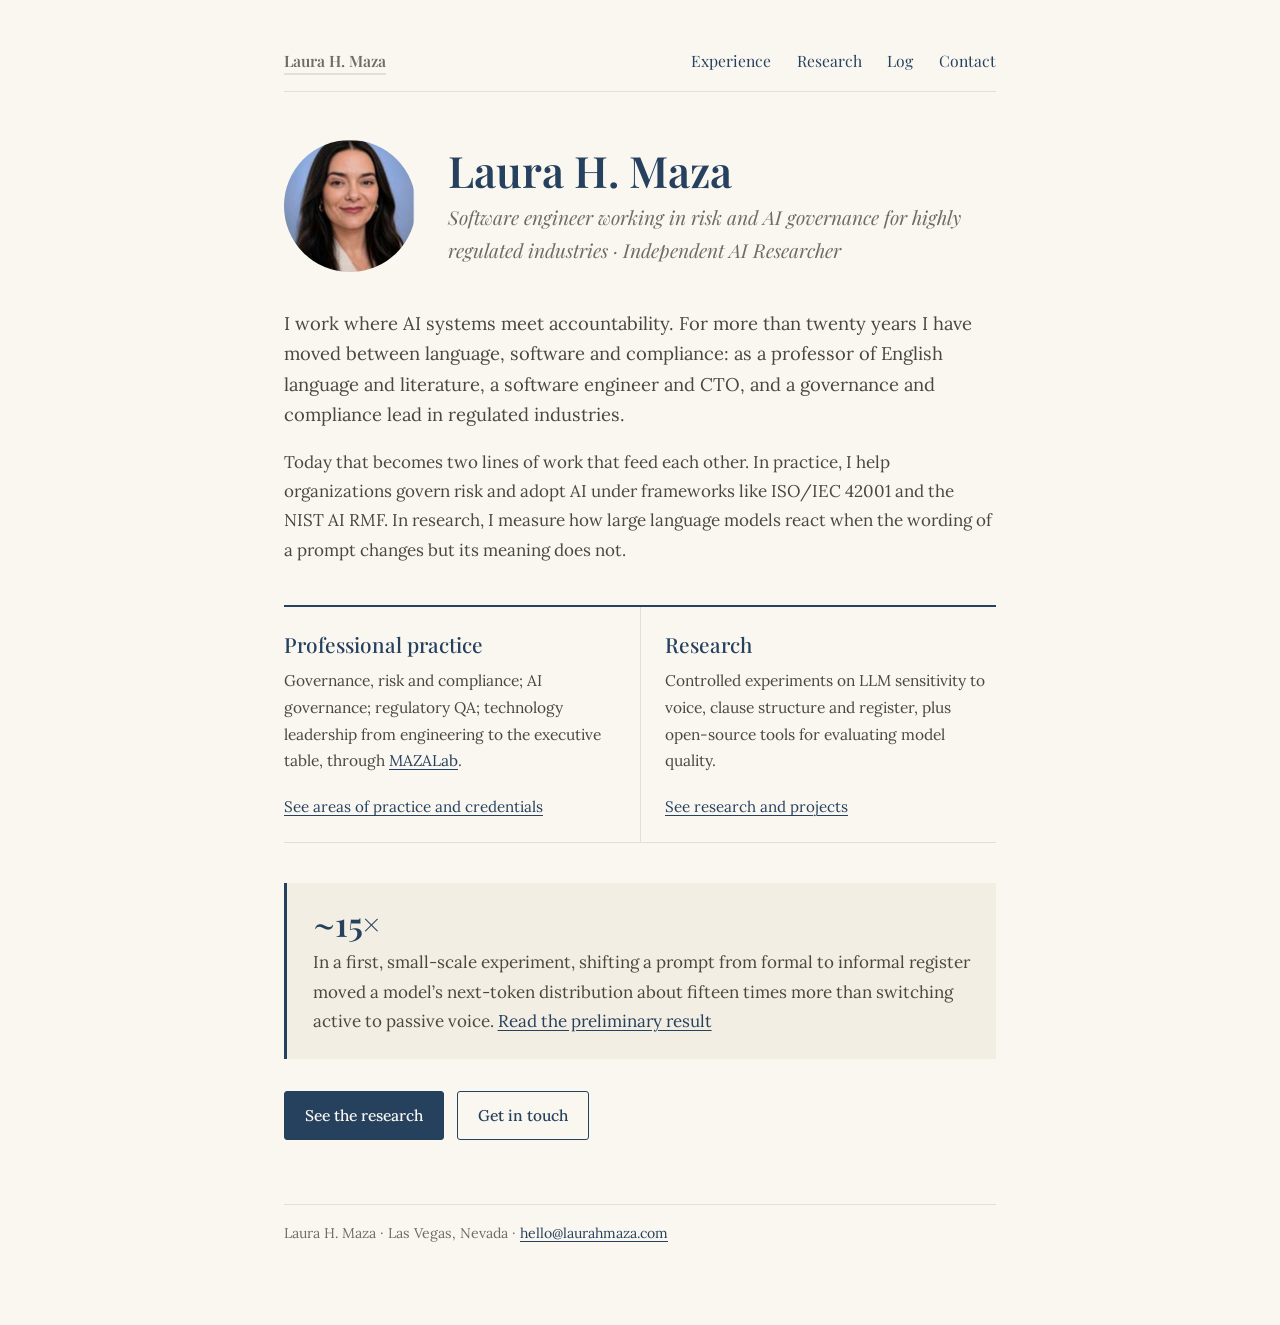
<file: index.html>
<!doctype html>
<html lang="en">
<head>
<!-- Google tag (gtag.js) -->
<script async src="https://www.googletagmanager.com/gtag/js?id=G-HBJV36L8MW"></script>
<script>
  window.dataLayer = window.dataLayer || [];
  function gtag(){dataLayer.push(arguments);}
  gtag('js', new Date());

  gtag('config', 'G-HBJV36L8MW');
</script>
  <meta charset="utf-8">
  <meta name="viewport" content="width=device-width, initial-scale=1">
  <title>Laura H. Maza — Software Engineer, Risk & AI Governance</title>
  <meta name="description" content="Software engineer working in risk and AI governance (GRC) for highly regulated industries. 20+ years across compliance, risk and technology leadership, and independent research on how language models respond to linguistic form.">
  <link rel="canonical" href="https://laurahmaza.com/">
  <meta property="og:type" content="website">
  <meta property="og:site_name" content="Laura H. Maza">
  <meta property="og:title" content="Laura H. Maza — Software Engineer, Risk & AI Governance">
  <meta property="og:description" content="Software engineer working in risk and AI governance (GRC) for highly regulated industries. 20+ years across compliance, risk and technology leadership, and independent research on how language models respond to linguistic form.">
  <meta property="og:url" content="https://laurahmaza.com/">
  <meta property="og:image" content="https://laurahmaza.com/photo.jpg">
  <meta name="twitter:card" content="summary">
  <link rel="icon" href="data:image/svg+xml,<svg xmlns=%22http://www.w3.org/2000/svg%22 viewBox=%220 0 100 100%22><rect width=%22100%22 height=%22100%22 rx=%2250%22 fill=%22%2326415E%22/><text x=%2250%22 y=%2266%22 font-size=%2248%22 text-anchor=%22middle%22 fill=%22%23FAF7F1%22 font-family=%22Georgia,serif%22>LM</text></svg>">
  <link rel="stylesheet" href="style.css">
</head>
<body>
  <main class="page">
    <nav class="site-nav" aria-label="Site">
      <a class="home-name" href="index.html" aria-current="page">Laura H. Maza</a>
      <a href="experience.html">Experience</a>
      <a href="research.html">Research</a>
      <a href="log.html">Log</a>
      <a href="contact.html">Contact</a>
    </nav>

    <header class="hero">
      <img class="avatar" src="photo.jpg" alt="Portrait of Laura H. Maza">
      <div>
        <h1>Laura H. Maza</h1>
        <p class="role">Software engineer working in risk and AI governance for highly regulated industries &middot; Independent AI Researcher</p>
      </div>
    </header>

    <p class="lede">
      I work where AI systems meet accountability. For more than twenty years I have
      moved between language, software and compliance: as a professor of English
      language and literature, a software engineer and CTO, and a governance and
      compliance lead in regulated industries.
    </p>
    <p>
      Today that becomes two lines of work that feed each other. In practice, I help
      organizations govern risk and adopt AI under frameworks like ISO/IEC&nbsp;42001
      and the NIST AI RMF. In research, I measure how large language models react
      when the wording of a prompt changes but its meaning does not.
    </p>

    <section class="tracks" aria-label="Areas of work">
      <div class="track">
        <h2>Professional practice</h2>
        <p>Governance, risk and compliance; AI governance; regulatory QA; technology
        leadership from engineering to the executive table, through <a href="https://mazalab.com">MAZALab</a>.</p>
        <a class="go" href="experience.html">See areas of practice and credentials</a>
      </div>
      <div class="track">
        <h2>Research</h2>
        <p>Controlled experiments on LLM sensitivity to voice, clause structure and
        register, plus open-source tools for evaluating model quality.</p>
        <a class="go" href="research.html">See research and projects</a>
      </div>
    </section>

    <div class="finding">
      <span class="figure-num">~15&times;</span>
      <p>In a first, small-scale experiment, shifting a prompt from formal to informal
      register moved a model&rsquo;s next-token distribution about fifteen times more
      than switching active to passive voice.
      <a href="research.html#finding">Read the preliminary result</a></p>
    </div>

    <div class="actions">
      <a class="button primary" href="research.html">See the research</a>
      <a class="button" href="contact.html">Get in touch</a>
    </div>

    <footer class="site-footer">
      Laura H. Maza &middot; Las Vegas, Nevada &middot; <a href="mailto:hello@laurahmaza.com">hello@laurahmaza.com</a>
    </footer>
  </main>
</body>
</html>
</file>
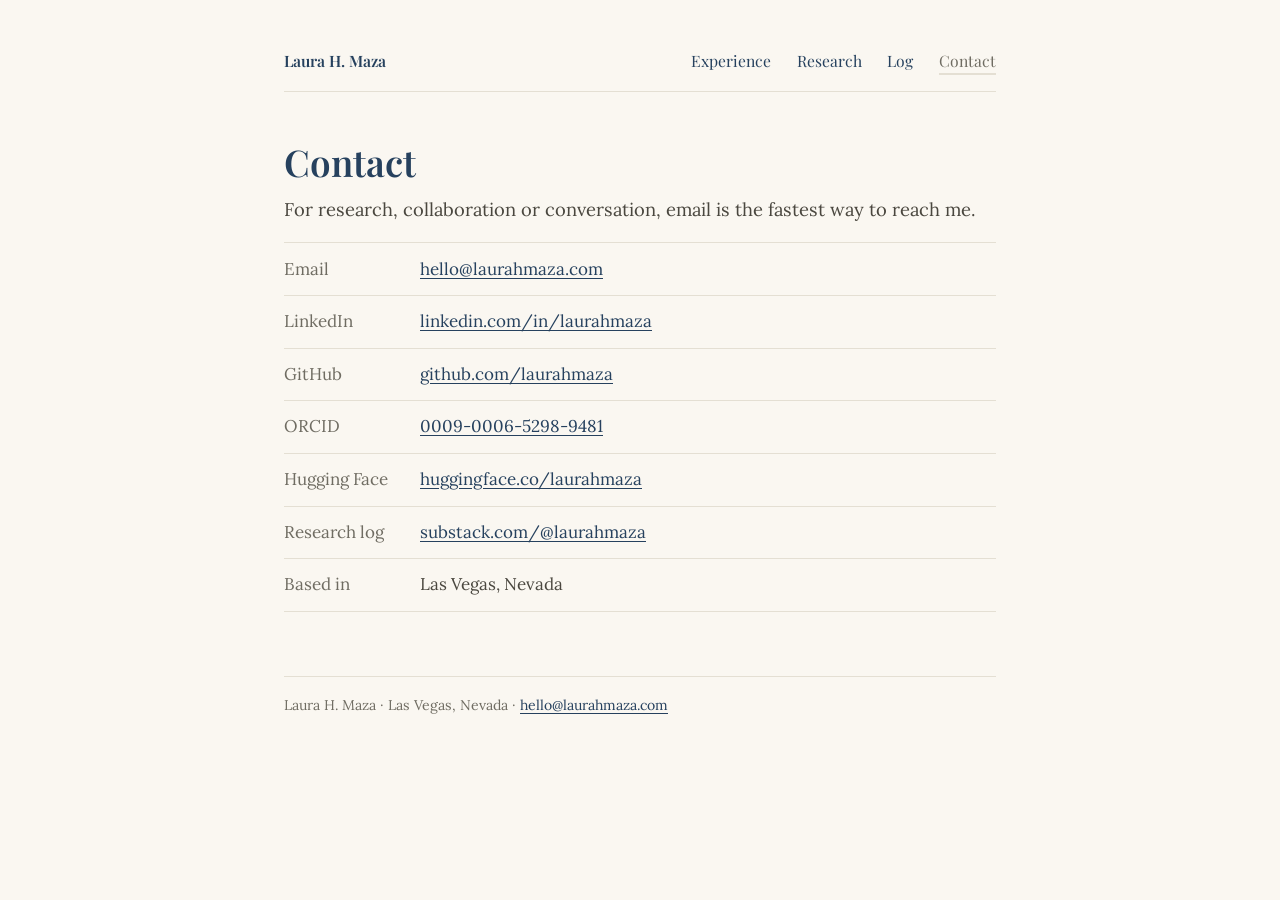
<file: contact.html>
<!doctype html>
<html lang="en">
<head>
<!-- Google tag (gtag.js) -->
<script async src="https://www.googletagmanager.com/gtag/js?id=G-HBJV36L8MW"></script>
<script>
  window.dataLayer = window.dataLayer || [];
  function gtag(){dataLayer.push(arguments);}
  gtag('js', new Date());

  gtag('config', 'G-HBJV36L8MW');
</script>
  <meta charset="utf-8">
  <meta name="viewport" content="width=device-width, initial-scale=1">
  <title>Contact — Laura H. Maza</title>
  <meta name="description" content="Contact Laura H. Maza about research, collaboration or AI governance.">
  <link rel="canonical" href="https://laurahmaza.com/contact.html">
  <meta property="og:type" content="website">
  <meta property="og:site_name" content="Laura H. Maza">
  <meta property="og:title" content="Contact — Laura H. Maza">
  <meta property="og:description" content="Contact Laura H. Maza about research, collaboration or AI governance.">
  <meta property="og:url" content="https://laurahmaza.com/contact.html">
  <meta property="og:image" content="https://laurahmaza.com/photo.jpg">
  <meta name="twitter:card" content="summary">
  <link rel="icon" href="data:image/svg+xml,<svg xmlns=%22http://www.w3.org/2000/svg%22 viewBox=%220 0 100 100%22><rect width=%22100%22 height=%22100%22 rx=%2250%22 fill=%22%2326415E%22/><text x=%2250%22 y=%2266%22 font-size=%2248%22 text-anchor=%22middle%22 fill=%22%23FAF7F1%22 font-family=%22Georgia,serif%22>LM</text></svg>">
  <link rel="stylesheet" href="style.css">
</head>
<body>
  <main class="page">
    <nav class="site-nav" aria-label="Site">
      <a class="home-name" href="index.html">Laura H. Maza</a>
      <a href="experience.html">Experience</a>
      <a href="research.html">Research</a>
      <a href="log.html">Log</a>
      <a href="contact.html" aria-current="page">Contact</a>
    </nav>

    <h1>Contact</h1>
    <p class="lede">
      For research, collaboration or conversation, email is the fastest way to reach me.
    </p>
    <ul class="contact-list">
      <li><span class="label">Email</span><a href="mailto:hello@laurahmaza.com">hello@laurahmaza.com</a></li>
      <li><span class="label">LinkedIn</span><a href="https://www.linkedin.com/in/laurahmaza/">linkedin.com/in/laurahmaza</a></li>
      <li><span class="label">GitHub</span><a href="https://github.com/laurahmaza">github.com/laurahmaza</a></li>
      <li><span class="label">ORCID</span><a href="https://orcid.org/0009-0006-5298-9481">0009-0006-5298-9481</a></li>
      <li><span class="label">Hugging Face</span><a href="https://huggingface.co/laurahmaza">huggingface.co/laurahmaza</a></li>
      <li><span class="label">Research log</span><a href="https://substack.com/@laurahmaza">substack.com/@laurahmaza</a></li>
      <li><span class="label">Based in</span><span>Las Vegas, Nevada</span></li>
    </ul>

    <footer class="site-footer">
      Laura H. Maza &middot; Las Vegas, Nevada &middot; <a href="mailto:hello@laurahmaza.com">hello@laurahmaza.com</a>
    </footer>
  </main>
</body>
</html>
</file>
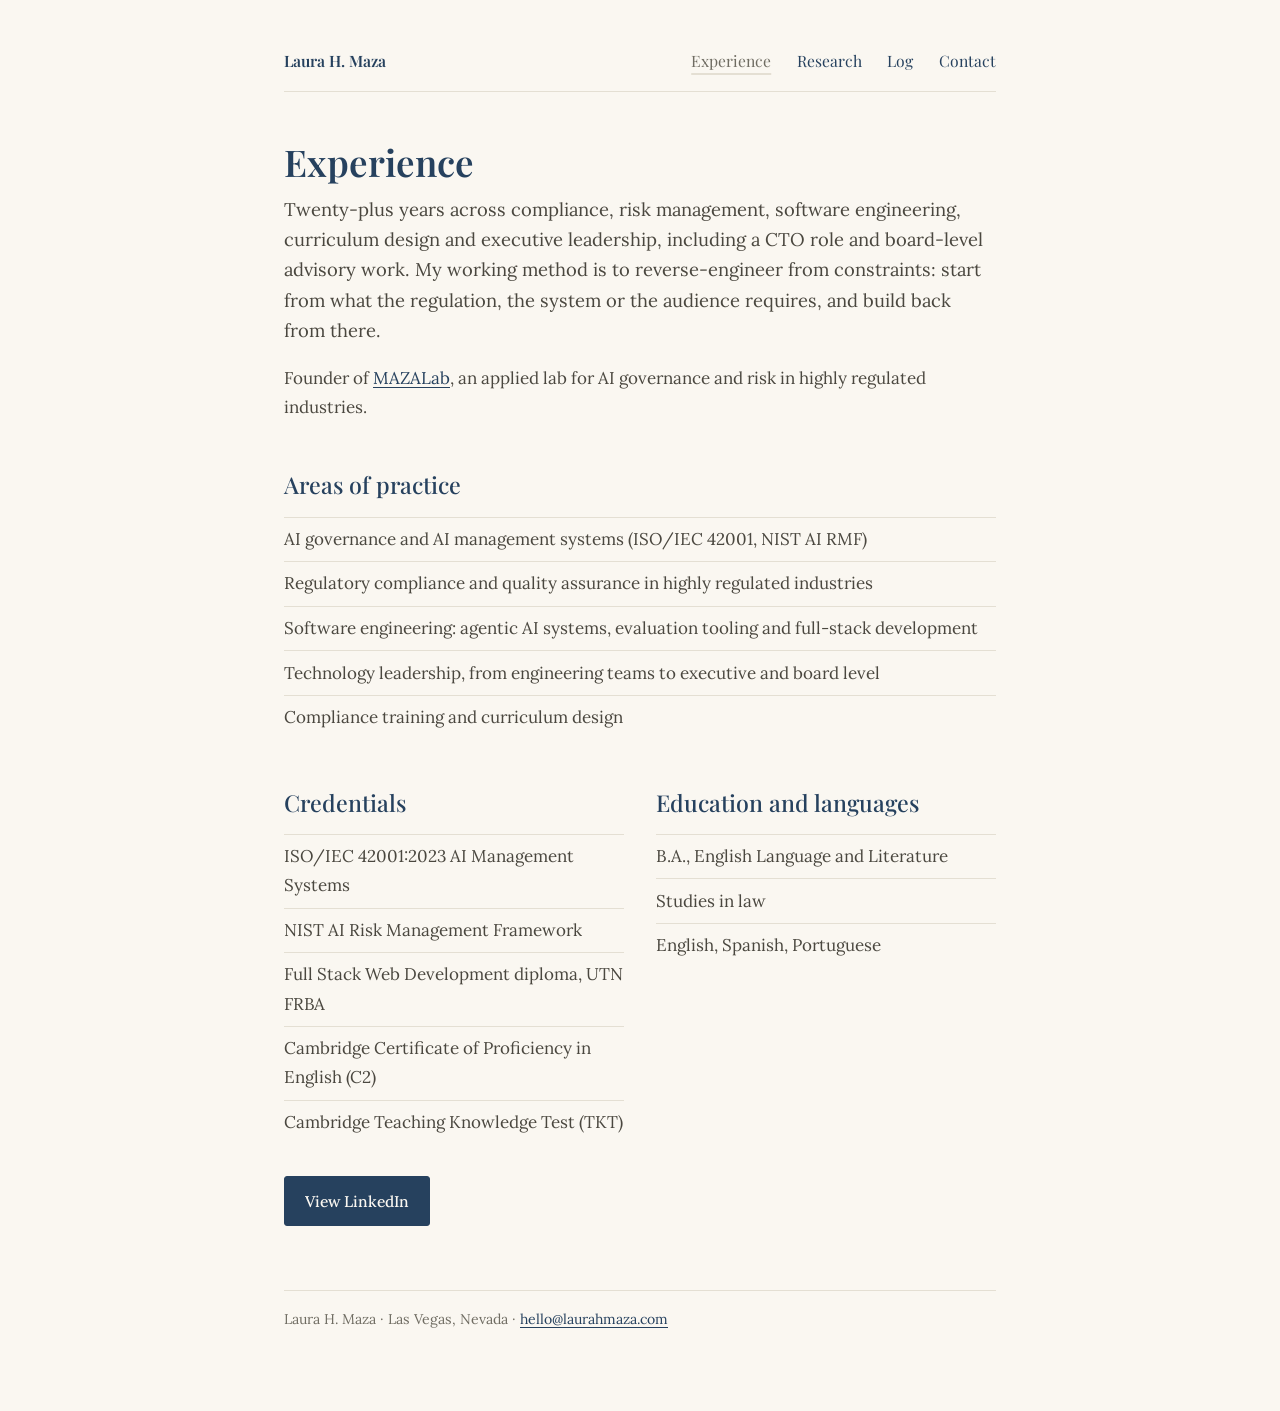
<file: experience.html>
<!doctype html>
<html lang="en">
<head>
<!-- Google tag (gtag.js) -->
<script async src="https://www.googletagmanager.com/gtag/js?id=G-HBJV36L8MW"></script>
<script>
  window.dataLayer = window.dataLayer || [];
  function gtag(){dataLayer.push(arguments);}
  gtag('js', new Date());

  gtag('config', 'G-HBJV36L8MW');
</script>
  <meta charset="utf-8">
  <meta name="viewport" content="width=device-width, initial-scale=1">
  <title>Experience — Laura H. Maza</title>
  <meta name="description" content="Areas of practice, credentials, education and languages: GRC, AI governance (ISO/IEC 42001, NIST AI RMF), regulatory compliance and technology leadership.">
  <link rel="canonical" href="https://laurahmaza.com/experience.html">
  <meta property="og:type" content="website">
  <meta property="og:site_name" content="Laura H. Maza">
  <meta property="og:title" content="Experience — Laura H. Maza">
  <meta property="og:description" content="Areas of practice, credentials, education and languages: GRC, AI governance (ISO/IEC 42001, NIST AI RMF), regulatory compliance and technology leadership.">
  <meta property="og:url" content="https://laurahmaza.com/experience.html">
  <meta property="og:image" content="https://laurahmaza.com/photo.jpg">
  <meta name="twitter:card" content="summary">
  <link rel="icon" href="data:image/svg+xml,<svg xmlns=%22http://www.w3.org/2000/svg%22 viewBox=%220 0 100 100%22><rect width=%22100%22 height=%22100%22 rx=%2250%22 fill=%22%2326415E%22/><text x=%2250%22 y=%2266%22 font-size=%2248%22 text-anchor=%22middle%22 fill=%22%23FAF7F1%22 font-family=%22Georgia,serif%22>LM</text></svg>">
  <link rel="stylesheet" href="style.css">
</head>
<body>
  <main class="page">
    <nav class="site-nav" aria-label="Site">
      <a class="home-name" href="index.html">Laura H. Maza</a>
      <a href="experience.html" aria-current="page">Experience</a>
      <a href="research.html">Research</a>
      <a href="log.html">Log</a>
      <a href="contact.html">Contact</a>
    </nav>

    <h1>Experience</h1>
    <p class="lede">
      Twenty-plus years across compliance, risk management, software engineering,
      curriculum design and executive leadership, including a CTO role and
      board-level advisory work. My working method is to reverse-engineer from
      constraints: start from what the regulation, the system or the audience
      requires, and build back from there.
    </p>
    <p>Founder of <a href="https://mazalab.com">MAZALab</a>, an applied lab for AI governance and risk in highly regulated industries.</p>

    <h2>Areas of practice</h2>
    <ul class="plain-list">
      <li>AI governance and AI management systems (ISO/IEC 42001, NIST AI RMF)</li>
      <li>Regulatory compliance and quality assurance in highly regulated industries</li>
      <li>Software engineering: agentic AI systems, evaluation tooling and full-stack development</li>
      <li>Technology leadership, from engineering teams to executive and board level</li>
      <li>Compliance training and curriculum design</li>
    </ul>

    <div class="columns">
      <section>
        <h2>Credentials</h2>
        <ul class="plain-list">
          <li>ISO/IEC 42001:2023 AI Management Systems</li>
          <li>NIST AI Risk Management Framework</li>
          <li>Full Stack Web Development diploma, UTN FRBA</li>
          <li>Cambridge Certificate of Proficiency in English (C2)</li>
          <li>Cambridge Teaching Knowledge Test (TKT)</li>
        </ul>
      </section>
      <section>
        <h2>Education and languages</h2>
        <ul class="plain-list">
          <li>B.A., English Language and Literature</li>
          <li>Studies in law</li>
          <li>English, Spanish, Portuguese</li>
        </ul>
      </section>
    </div>

    <div class="actions">
      <a class="button primary" href="https://www.linkedin.com/in/laurahmaza/">View LinkedIn</a>
    </div>

    <footer class="site-footer">
      Laura H. Maza &middot; Las Vegas, Nevada &middot; <a href="mailto:hello@laurahmaza.com">hello@laurahmaza.com</a>
    </footer>
  </main>
</body>
</html>
</file>
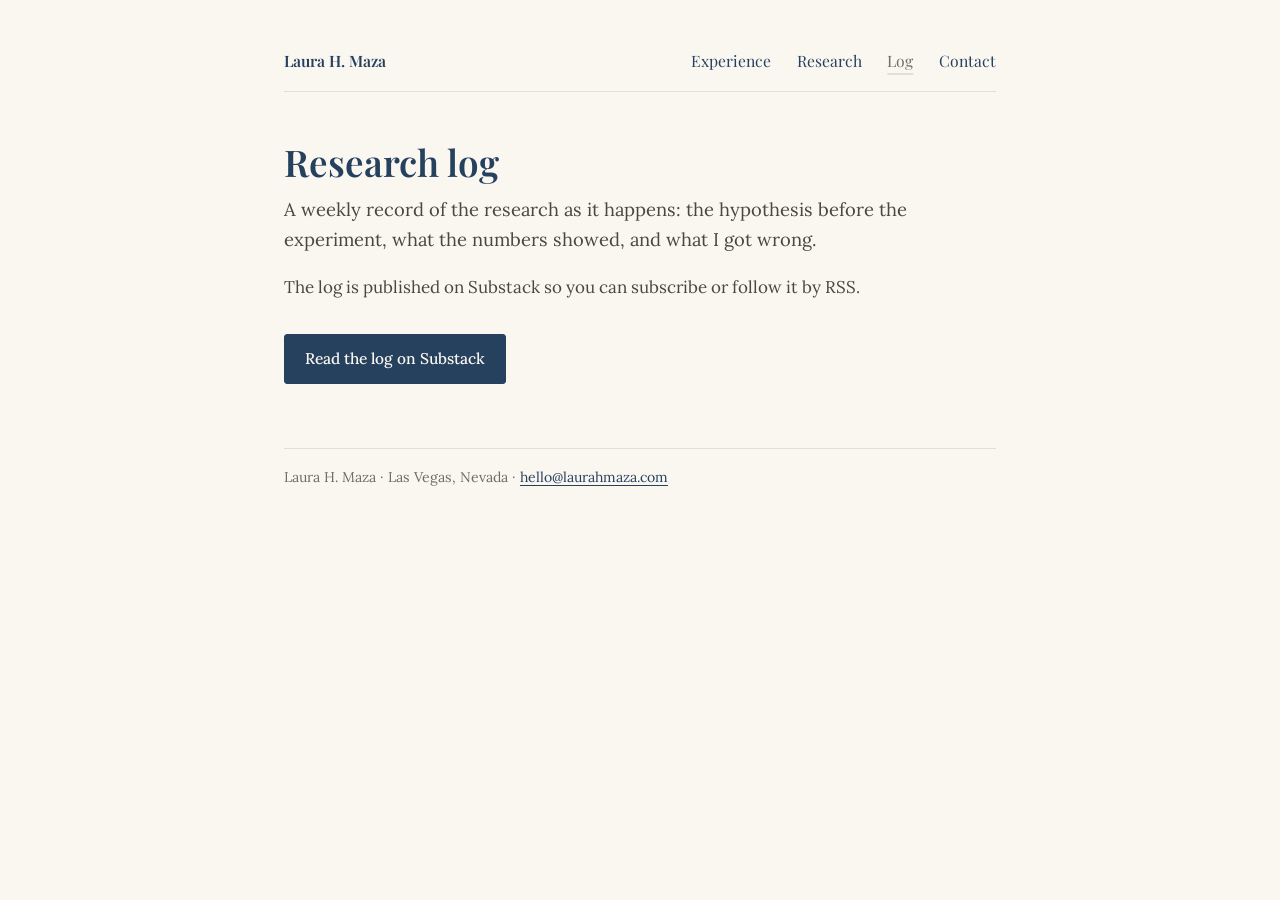
<file: log.html>
<!doctype html>
<html lang="en">
<head>
<!-- Google tag (gtag.js) -->
<script async src="https://www.googletagmanager.com/gtag/js?id=G-HBJV36L8MW"></script>
<script>
  window.dataLayer = window.dataLayer || [];
  function gtag(){dataLayer.push(arguments);}
  gtag('js', new Date());

  gtag('config', 'G-HBJV36L8MW');
</script>
  <meta charset="utf-8">
  <meta name="viewport" content="width=device-width, initial-scale=1">
  <title>Research log — Laura H. Maza</title>
  <meta name="description" content="A weekly log of research in progress: hypotheses, experiments, results and what went wrong.">
  <link rel="canonical" href="https://laurahmaza.com/log.html">
  <meta property="og:type" content="website">
  <meta property="og:site_name" content="Laura H. Maza">
  <meta property="og:title" content="Research log — Laura H. Maza">
  <meta property="og:description" content="A weekly log of research in progress: hypotheses, experiments, results and what went wrong.">
  <meta property="og:url" content="https://laurahmaza.com/log.html">
  <meta property="og:image" content="https://laurahmaza.com/photo.jpg">
  <meta name="twitter:card" content="summary">
  <link rel="icon" href="data:image/svg+xml,<svg xmlns=%22http://www.w3.org/2000/svg%22 viewBox=%220 0 100 100%22><rect width=%22100%22 height=%22100%22 rx=%2250%22 fill=%22%2326415E%22/><text x=%2250%22 y=%2266%22 font-size=%2248%22 text-anchor=%22middle%22 fill=%22%23FAF7F1%22 font-family=%22Georgia,serif%22>LM</text></svg>">
  <link rel="stylesheet" href="style.css">
</head>
<body>
  <main class="page">
    <nav class="site-nav" aria-label="Site">
      <a class="home-name" href="index.html">Laura H. Maza</a>
      <a href="experience.html">Experience</a>
      <a href="research.html">Research</a>
      <a href="log.html" aria-current="page">Log</a>
      <a href="contact.html">Contact</a>
    </nav>

    <h1>Research log</h1>
    <p class="lede">
      A weekly record of the research as it happens: the hypothesis before the
      experiment, what the numbers showed, and what I got wrong.
    </p>
    <p>
      The log is published on Substack so you can subscribe or follow it by RSS.
    </p>
    <div class="actions">
      <a class="button primary" href="https://substack.com/@laurahmaza">Read the log on Substack</a>
    </div>

    <footer class="site-footer">
      Laura H. Maza &middot; Las Vegas, Nevada &middot; <a href="mailto:hello@laurahmaza.com">hello@laurahmaza.com</a>
    </footer>
  </main>
</body>
</html>
</file>
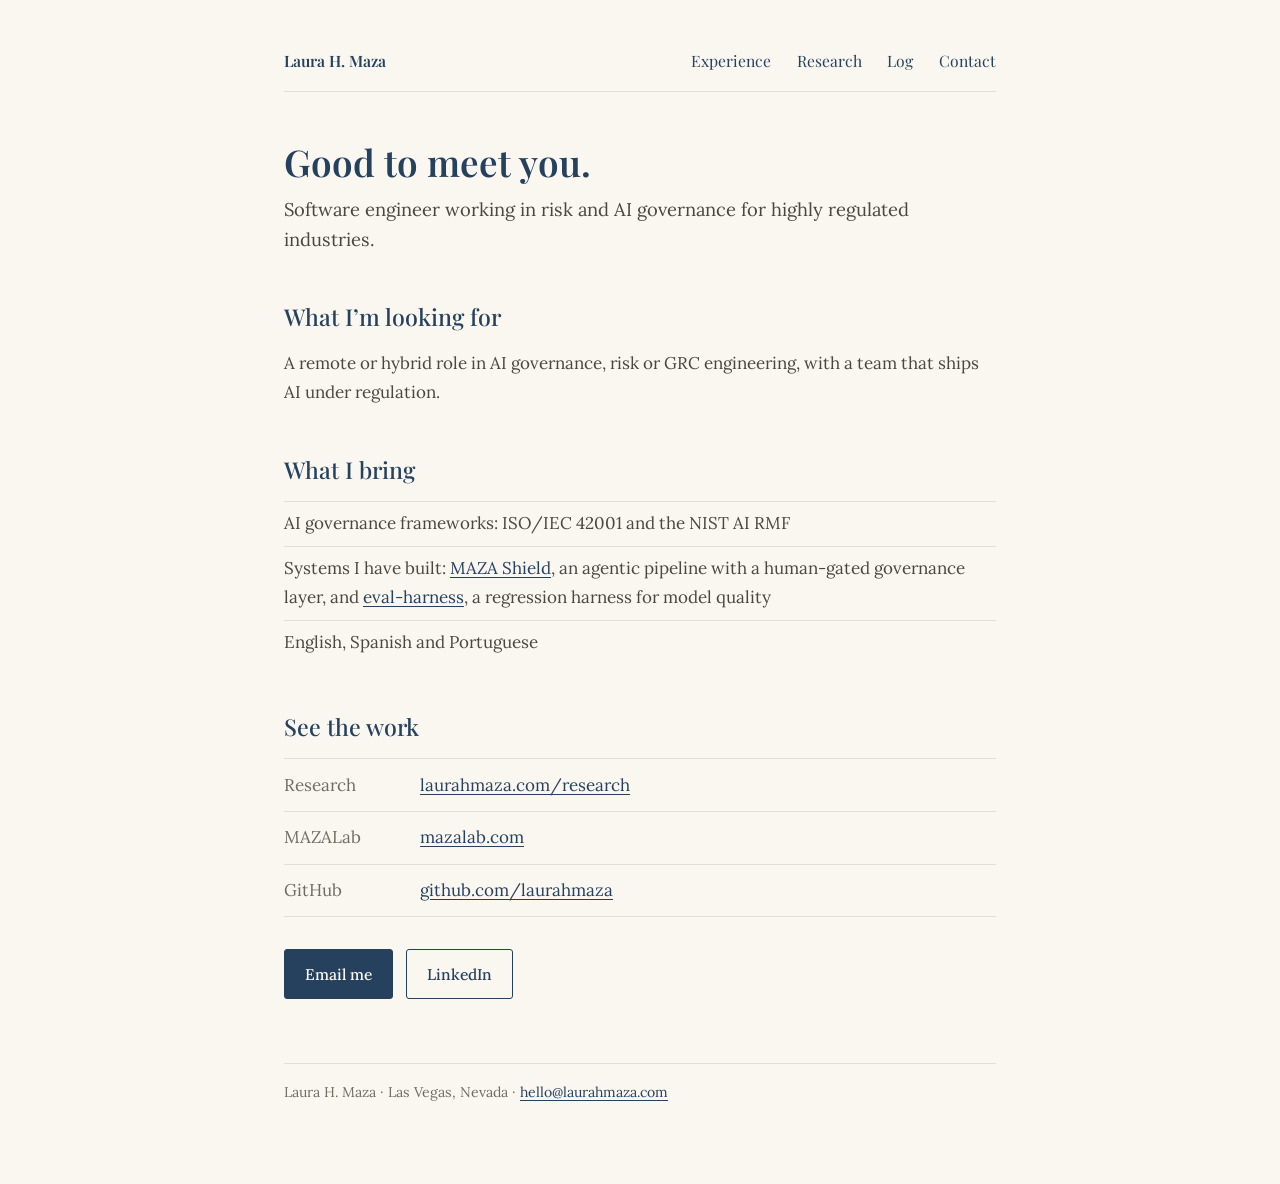
<file: meet.html>
<!doctype html>
<html lang="en">
<head>
<!-- Google tag (gtag.js) -->
<script async src="https://www.googletagmanager.com/gtag/js?id=G-HBJV36L8MW"></script>
<script>
  window.dataLayer = window.dataLayer || [];
  function gtag(){dataLayer.push(arguments);}
  gtag('js', new Date());

  gtag('config', 'G-HBJV36L8MW');
</script>
  <meta charset="utf-8">
  <meta name="robots" content="noindex">
  <meta name="viewport" content="width=device-width, initial-scale=1">
  <title>Good to meet you &middot; Laura H. Maza</title>
  <meta name="description" content="Software engineer working in risk and AI governance for highly regulated industries.">
  <link rel="canonical" href="https://laurahmaza.com/meet.html">
  <meta property="og:type" content="website">
  <meta property="og:site_name" content="Laura H. Maza">
  <meta property="og:title" content="Good to meet you &middot; Laura H. Maza">
  <meta property="og:description" content="Software engineer working in risk and AI governance for highly regulated industries.">
  <meta property="og:url" content="https://laurahmaza.com/meet.html">
  <meta property="og:image" content="https://laurahmaza.com/photo.jpg">
  <meta name="twitter:card" content="summary">
  <link rel="icon" href="data:image/svg+xml,<svg xmlns=%22http://www.w3.org/2000/svg%22 viewBox=%220 0 100 100%22><rect width=%22100%22 height=%22100%22 rx=%2250%22 fill=%22%2326415E%22/><text x=%2250%22 y=%2266%22 font-size=%2248%22 text-anchor=%22middle%22 fill=%22%23FAF7F1%22 font-family=%22Georgia,serif%22>LM</text></svg>">
  <link rel="stylesheet" href="style.css">
</head>
<body>
  <main class="page">
    <nav class="site-nav" aria-label="Site">
      <a class="home-name" href="index.html">Laura H. Maza</a>
      <a href="experience.html">Experience</a>
      <a href="research.html">Research</a>
      <a href="log.html">Log</a>
      <a href="contact.html">Contact</a>
    </nav>

    <h1>Good to meet you.</h1>
    <p class="lede">
      Software engineer working in risk and AI governance for highly regulated industries.
    </p>

    <h2>What I&rsquo;m looking for</h2>
    <p>A remote or hybrid role in AI governance, risk or GRC engineering, with a team that ships AI under regulation.</p>

    <h2>What I bring</h2>
    <ul class="plain-list">
      <li>AI governance frameworks: ISO/IEC 42001 and the NIST AI RMF</li>
      <li>Systems I have built: <a href="https://mazalab.com">MAZA Shield</a>, an agentic pipeline with a human-gated governance layer, and <a href="research.html">eval-harness</a>, a regression harness for model quality</li>
      <li>English, Spanish and Portuguese</li>
    </ul>

    <h2>See the work</h2>
    <ul class="contact-list">
      <li><span class="label">Research</span><a href="research.html">laurahmaza.com/research</a></li>
      <li><span class="label">MAZALab</span><a href="https://mazalab.com">mazalab.com</a></li>
      <li><span class="label">GitHub</span><a href="https://github.com/laurahmaza">github.com/laurahmaza</a></li>
    </ul>

    <div class="actions">
      <a class="button primary" href="mailto:hello@laurahmaza.com">Email me</a>
      <a class="button" href="https://www.linkedin.com/in/laurahmaza/">LinkedIn</a>
    </div>

    <footer class="site-footer">
      Laura H. Maza &middot; Las Vegas, Nevada &middot; <a href="mailto:hello@laurahmaza.com">hello@laurahmaza.com</a>
    </footer>
  </main>
</body>
</html>
</file>
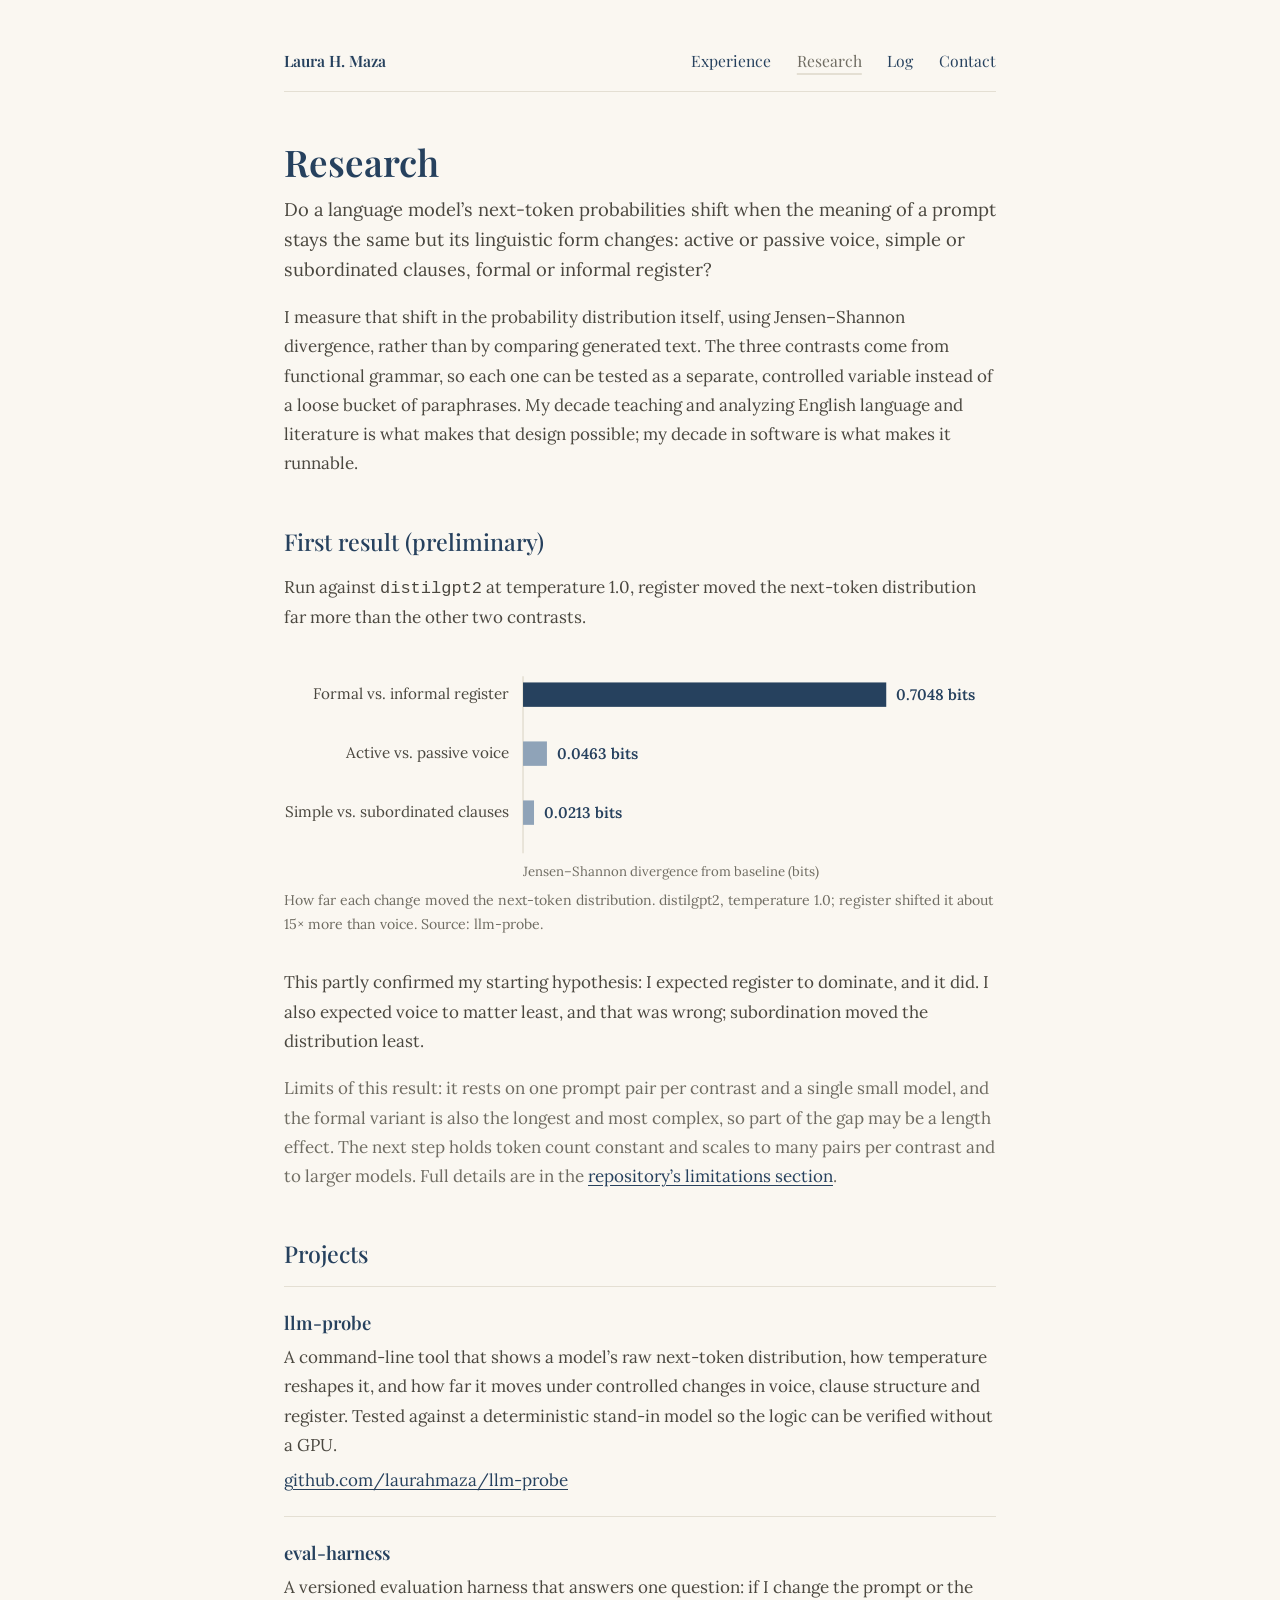
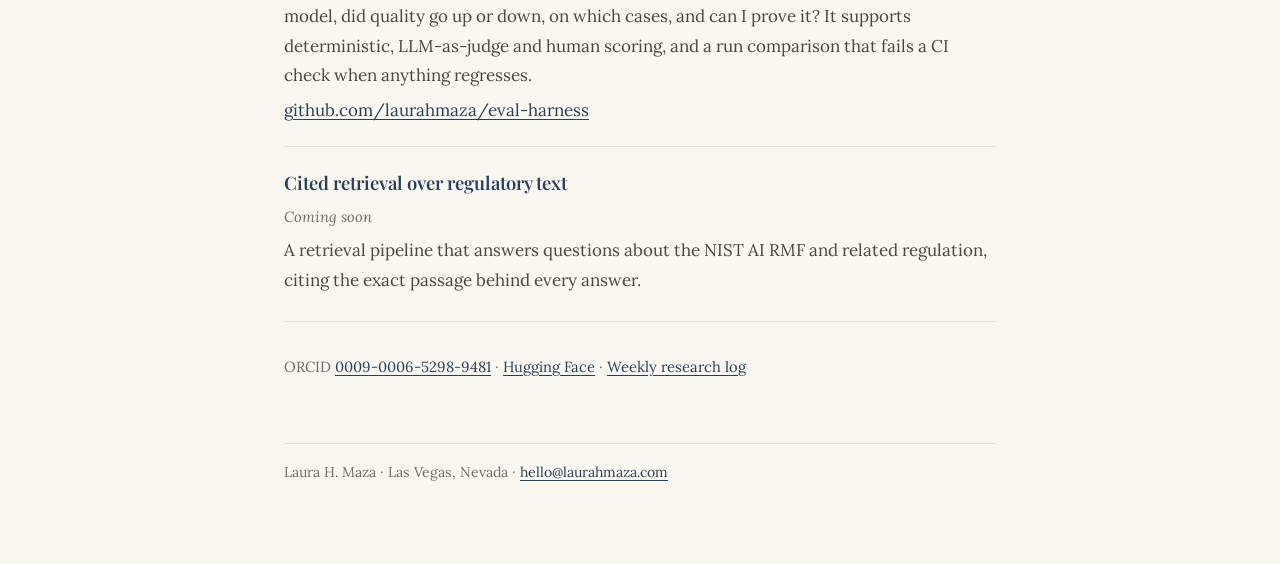
<file: research.html>
<!doctype html>
<html lang="en">
<head>
<!-- Google tag (gtag.js) -->
<script async src="https://www.googletagmanager.com/gtag/js?id=G-HBJV36L8MW"></script>
<script>
  window.dataLayer = window.dataLayer || [];
  function gtag(){dataLayer.push(arguments);}
  gtag('js', new Date());

  gtag('config', 'G-HBJV36L8MW');
</script>
  <meta charset="utf-8">
  <meta name="viewport" content="width=device-width, initial-scale=1">
  <title>Research — Laura H. Maza</title>
  <meta name="description" content="Independent research on how large language models respond to linguistic form when meaning is held constant: voice, clause subordination and register.">
  <link rel="canonical" href="https://laurahmaza.com/research.html">
  <meta property="og:type" content="website">
  <meta property="og:site_name" content="Laura H. Maza">
  <meta property="og:title" content="Research — Laura H. Maza">
  <meta property="og:description" content="Independent research on how large language models respond to linguistic form when meaning is held constant: voice, clause subordination and register.">
  <meta property="og:url" content="https://laurahmaza.com/research.html">
  <meta property="og:image" content="https://laurahmaza.com/photo.jpg">
  <meta name="twitter:card" content="summary">
  <link rel="icon" href="data:image/svg+xml,<svg xmlns=%22http://www.w3.org/2000/svg%22 viewBox=%220 0 100 100%22><rect width=%22100%22 height=%22100%22 rx=%2250%22 fill=%22%2326415E%22/><text x=%2250%22 y=%2266%22 font-size=%2248%22 text-anchor=%22middle%22 fill=%22%23FAF7F1%22 font-family=%22Georgia,serif%22>LM</text></svg>">
  <link rel="stylesheet" href="style.css">
</head>
<body>
  <main class="page">
    <nav class="site-nav" aria-label="Site">
      <a class="home-name" href="index.html">Laura H. Maza</a>
      <a href="experience.html">Experience</a>
      <a href="research.html" aria-current="page">Research</a>
      <a href="log.html">Log</a>
      <a href="contact.html">Contact</a>
    </nav>

    <h1>Research</h1>
    <p class="lede">
      Do a language model&rsquo;s next-token probabilities shift when the meaning of a
      prompt stays the same but its linguistic form changes: active or passive voice,
      simple or subordinated clauses, formal or informal register?
    </p>
    <p>
      I measure that shift in the probability distribution itself, using
      Jensen&ndash;Shannon divergence, rather than by comparing generated text. The
      three contrasts come from functional grammar, so each one can be tested as a
      separate, controlled variable instead of a loose bucket of paraphrases.
      My decade teaching and analyzing English language and literature is what
      makes that design possible; my decade in software is what makes it runnable.
    </p>

    <h2 id="finding">First result (preliminary)</h2>
    <p>
      Run against <code>distilgpt2</code> at temperature 1.0, register moved the
      next-token distribution far more than the other two contrasts.
    </p>
    <figure>
      <svg viewBox="0 0 700 220" role="img" aria-labelledby="chart-title" xmlns="http://www.w3.org/2000/svg" style="width:100%;height:auto;display:block">
        <title id="chart-title">Jensen-Shannon divergence from baseline: register 0.7048 bits, voice 0.0463 bits, subordination 0.0213 bits</title>
        <style>.lab{font:15px Lora,Georgia,serif;fill:#4A473F}.val{font:600 15px Lora,Georgia,serif;fill:#26415E}.ax{font:13px Lora,Georgia,serif;fill:#6F6C62}</style>
        <line x1="235" y1="20" x2="235" y2="194" stroke="#E4DFD3" stroke-width="1.5"/>
        <text x="221" y="42" text-anchor="end" class="lab">Formal vs. informal register</text><rect x="235" y="26" width="357.1" height="24" fill="#26415E"/><text x="602.1" y="43" class="val">0.7048 bits</text><text x="221" y="100" text-anchor="end" class="lab">Active vs. passive voice</text><rect x="235" y="84" width="23.5" height="24" fill="#8FA3B8"/><text x="268.5" y="101" class="val">0.0463 bits</text><text x="221" y="158" text-anchor="end" class="lab">Simple vs. subordinated clauses</text><rect x="235" y="142" width="10.8" height="24" fill="#8FA3B8"/><text x="255.8" y="159" class="val">0.0213 bits</text>
        <text x="235" y="216" class="ax">Jensen&#8211;Shannon divergence from baseline (bits)</text>
      </svg>
      <figcaption>How far each change moved the next-token distribution. distilgpt2, temperature 1.0; register shifted it about 15&times; more than voice. Source: llm-probe.</figcaption>
    </figure>
    <p>
      This partly confirmed my starting hypothesis: I expected register to dominate,
      and it did. I also expected voice to matter least, and that was wrong;
      subordination moved the distribution least.
    </p>
    <p class="muted">
      Limits of this result: it rests on one prompt pair per contrast and a single
      small model, and the formal variant is also the longest and most complex, so
      part of the gap may be a length effect. The next step holds token count
      constant and scales to many pairs per contrast and to larger models.
      Full details are in the <a href="https://github.com/laurahmaza/llm-probe#limitations">repository&rsquo;s limitations section</a>.
    </p>

    <h2>Projects</h2>

    <div class="project">
      <h3>llm-probe</h3>
      <p>A command-line tool that shows a model&rsquo;s raw next-token distribution, how
      temperature reshapes it, and how far it moves under controlled changes in voice,
      clause structure and register. Tested against a deterministic stand-in model
      so the logic can be verified without a GPU.</p>
      <a href="https://github.com/laurahmaza/llm-probe">github.com/laurahmaza/llm-probe</a>
    </div>

    <div class="project">
      <h3>eval-harness</h3>
      <p>A versioned evaluation harness that answers one question: if I change the
      prompt or the model, did quality go up or down, on which cases, and can I prove
      it? It supports deterministic, LLM-as-judge and human scoring, and a run
      comparison that fails a CI check when anything regresses.</p>
      <a href="https://github.com/laurahmaza/eval-harness">github.com/laurahmaza/eval-harness</a>
    </div>

    <div class="project">
      <h3>Cited retrieval over regulatory text</h3>
      <span class="status">Coming soon</span>
      <p>A retrieval pipeline that answers questions about the NIST AI RMF and related regulation, citing the exact passage behind every answer.</p>
    </div>

    <p class="small muted" style="margin-top:2rem;">
      ORCID <a href="https://orcid.org/0009-0006-5298-9481">0009-0006-5298-9481</a> &middot;
      <a href="https://huggingface.co/laurahmaza">Hugging Face</a> &middot;
      <a href="log.html">Weekly research log</a>
    </p>

    <footer class="site-footer">
      Laura H. Maza &middot; Las Vegas, Nevada &middot; <a href="mailto:hello@laurahmaza.com">hello@laurahmaza.com</a>
    </footer>
  </main>
</body>
</html>
</file>
<file: style.css>
@import url('https://fonts.googleapis.com/css2?family=Playfair+Display:ital,wght@0,500;0,600;1,500&family=Lora:ital,wght@0,400;0,500;0,600;1,400&display=swap');

:root {
  --cream: #FAF7F1;
  --paper: #F3EEE3;
  --navy: #26415E;
  --ink: #4A473F;
  --ink-soft: #6F6C62;
  --rule: #E4DFD3;
  --max-width: 760px;
  --display: 'Playfair Display', Georgia, 'Times New Roman', serif;
  --text: 'Lora', Georgia, 'Times New Roman', serif;
}

* { box-sizing: border-box; }

html { -webkit-text-size-adjust: 100%; }

body {
  margin: 0;
  background: var(--cream);
  color: var(--ink);
  font-family: var(--text);
  font-size: 17px;
  line-height: 1.72;
}

.page {
  max-width: var(--max-width);
  margin: 0 auto;
  padding: 3rem 1.5rem 5rem;
}

a { color: var(--navy); text-underline-offset: 3px; }
a:hover { color: var(--ink-soft); }
a:focus-visible, .button:focus-visible {
  outline: 2px solid var(--navy);
  outline-offset: 3px;
  border-radius: 2px;
}

/* ---- Navigation ---- */

.site-nav {
  display: flex;
  flex-wrap: wrap;
  gap: 0.4rem 1.6rem;
  padding-bottom: 1rem;
  margin-bottom: 3rem;
  border-bottom: 1px solid var(--rule);
}

.site-nav .home-name {
  font-family: var(--display);
  font-weight: 600;
  color: var(--navy);
  text-decoration: none;
  margin-right: auto;
}

.site-nav a {
  font-family: var(--display);
  font-size: 0.98rem;
  color: var(--navy);
  text-decoration: none;
}

.site-nav a:not(.home-name):hover { text-decoration: underline; }

.site-nav a[aria-current="page"] {
  color: var(--ink-soft);
  text-decoration: underline;
  text-decoration-color: var(--rule);
  text-decoration-thickness: 2px;
  text-underline-offset: 6px;
}

/* ---- Type ---- */

h1 {
  font-family: var(--display);
  font-weight: 600;
  font-size: 2.3rem;
  color: var(--navy);
  line-height: 1.2;
  margin: 0 0 0.6rem;
}

h2 {
  font-family: var(--display);
  font-weight: 500;
  font-size: 1.45rem;
  color: var(--navy);
  line-height: 1.3;
  margin: 3rem 0 1rem;
}

h3 {
  font-family: var(--text);
  font-weight: 600;
  font-size: 1.02rem;
  color: var(--ink);
  margin: 0 0 0.25rem;
}

p { margin: 0 0 1.15rem; }

.lede {
  font-size: 1.15rem;
  line-height: 1.65;
  color: var(--ink);
}

.muted { color: var(--ink-soft); }
.small { font-size: 0.92rem; }

/* ---- Home hero ---- */

.hero {
  display: grid;
  grid-template-columns: 132px 1fr;
  gap: 2rem;
  align-items: center;
  margin-bottom: 2.25rem;
}

.hero .avatar {
  width: 132px;
  height: 132px;
  border-radius: 50%;
  object-fit: cover;
}

.hero h1 { font-size: 2.7rem; margin-bottom: 0.3rem; }

.hero .role {
  font-family: var(--display);
  font-style: italic;
  font-size: 1.2rem;
  color: var(--ink-soft);
  margin: 0;
}

/* ---- Two tracks ---- */

.tracks {
  display: grid;
  grid-template-columns: 1fr 1fr;
  border-top: 2px solid var(--navy);
  border-bottom: 1px solid var(--rule);
  margin: 2.5rem 0;
}

.track { padding: 1.5rem 1.5rem 1.25rem 0; }
.track + .track {
  padding: 1.5rem 0 1.25rem 1.5rem;
  border-left: 1px solid var(--rule);
}

.track h2 { margin: 0 0 0.6rem; font-size: 1.3rem; }
.track p { font-size: 0.97rem; }
.track .go { font-size: 0.95rem; }

/* ---- Finding callout ---- */

.finding {
  background: var(--paper);
  border-left: 3px solid var(--navy);
  padding: 1.4rem 1.6rem;
  margin: 2rem 0;
}

.finding .figure-num {
  font-family: var(--display);
  font-size: 2.1rem;
  font-weight: 600;
  color: var(--navy);
  line-height: 1.1;
  display: block;
  margin-bottom: 0.4rem;
}

.finding p:last-child { margin-bottom: 0; }

/* ---- Buttons ---- */

.actions { display: flex; flex-wrap: wrap; gap: 0.8rem; margin-top: 2rem; }

.button {
  display: inline-block;
  font-family: var(--text);
  font-weight: 500;
  font-size: 0.97rem;
  padding: 0.65rem 1.25rem;
  border: 1.5px solid var(--navy);
  border-radius: 3px;
  text-decoration: none;
  color: var(--navy);
  background: transparent;
}

.button.primary { background: var(--navy); color: var(--cream); }
.button:hover { background: var(--navy); color: var(--cream); }
.button.primary:hover { background: #1c3149; }

/* ---- Timeline (Experience) ---- */

.timeline { list-style: none; padding: 0; margin: 0; }

.timeline li {
  display: grid;
  grid-template-columns: 8.5rem 1fr;
  gap: 1.25rem;
  padding: 1.1rem 0;
  border-top: 1px solid var(--rule);
}

.timeline li:last-child { border-bottom: 1px solid var(--rule); }

.timeline .years {
  font-family: var(--display);
  color: var(--navy);
  font-size: 1rem;
  padding-top: 0.05rem;
}

.timeline .org { color: var(--ink-soft); font-style: italic; }
.timeline p { margin: 0.35rem 0 0; font-size: 0.97rem; }

/* ---- Two-column lists ---- */

.columns {
  display: grid;
  grid-template-columns: 1fr 1fr;
  gap: 0 2rem;
}

.plain-list { list-style: none; padding: 0; margin: 0; }
.plain-list li { padding: 0.45rem 0; border-top: 1px solid var(--rule); }

/* ---- Research ---- */

figure { margin: 1.5rem 0 2rem; }
figure img {
  width: 100%;
  height: auto;
  display: block;
  background: #fff;
  border: 1px solid var(--rule);
}
figcaption { font-size: 0.88rem; color: var(--ink-soft); margin-top: 0.5rem; }

.results {
  width: 100%;
  border-collapse: collapse;
  font-size: 0.97rem;
  margin: 1rem 0 1.5rem;
}
.results th, .results td {
  text-align: left;
  padding: 0.55rem 0.75rem 0.55rem 0;
  border-bottom: 1px solid var(--rule);
}
.results th { font-weight: 600; color: var(--navy); }
.results td.num { font-variant-numeric: tabular-nums; }

.project { padding: 1.25rem 0; border-top: 1px solid var(--rule); }
.project:last-of-type { border-bottom: 1px solid var(--rule); }
.project h3 { font-family: var(--display); font-weight: 600; font-size: 1.15rem; color: var(--navy); }
.project .status { font-style: italic; color: var(--ink-soft); font-size: 0.92rem; }
.project p { margin: 0.3rem 0 0.4rem; }

/* ---- Contact ---- */

.contact-list { list-style: none; padding: 0; margin: 0; }
.contact-list li {
  display: grid;
  grid-template-columns: 7.5rem 1fr;
  gap: 1rem;
  padding: 0.7rem 0;
  border-top: 1px solid var(--rule);
}
.contact-list li:last-child { border-bottom: 1px solid var(--rule); }
.contact-list .label { color: var(--ink-soft); }
.contact-list a { word-break: break-word; }

/* ---- Footer ---- */

.site-footer {
  margin-top: 4rem;
  padding-top: 1rem;
  border-top: 1px solid var(--rule);
  font-size: 0.88rem;
  color: var(--ink-soft);
}

/* ---- Small screens ---- */

@media (max-width: 600px) {
  body { font-size: 16px; }
  .page { padding: 2rem 1.25rem 3.5rem; }
  .site-nav { margin-bottom: 2.25rem; }
  .site-nav .home-name { width: 100%; }
  .hero { grid-template-columns: 1fr; gap: 1.25rem; }
  .hero .avatar { width: 104px; height: 104px; }
  .hero h1 { font-size: 2.1rem; }
  h1 { font-size: 1.9rem; }
  .tracks { grid-template-columns: 1fr; }
  .track, .track + .track { padding: 1.4rem 0 1rem; border-left: 0; }
  .track + .track { border-top: 1px solid var(--rule); }
  .timeline li { grid-template-columns: 1fr; gap: 0.15rem; }
  .columns { grid-template-columns: 1fr; }
  .contact-list li { grid-template-columns: 1fr; gap: 0; }
}

@media print {
  .site-nav, .actions, .site-footer { display: none; }
  body { background: #fff; }
}
</file>
